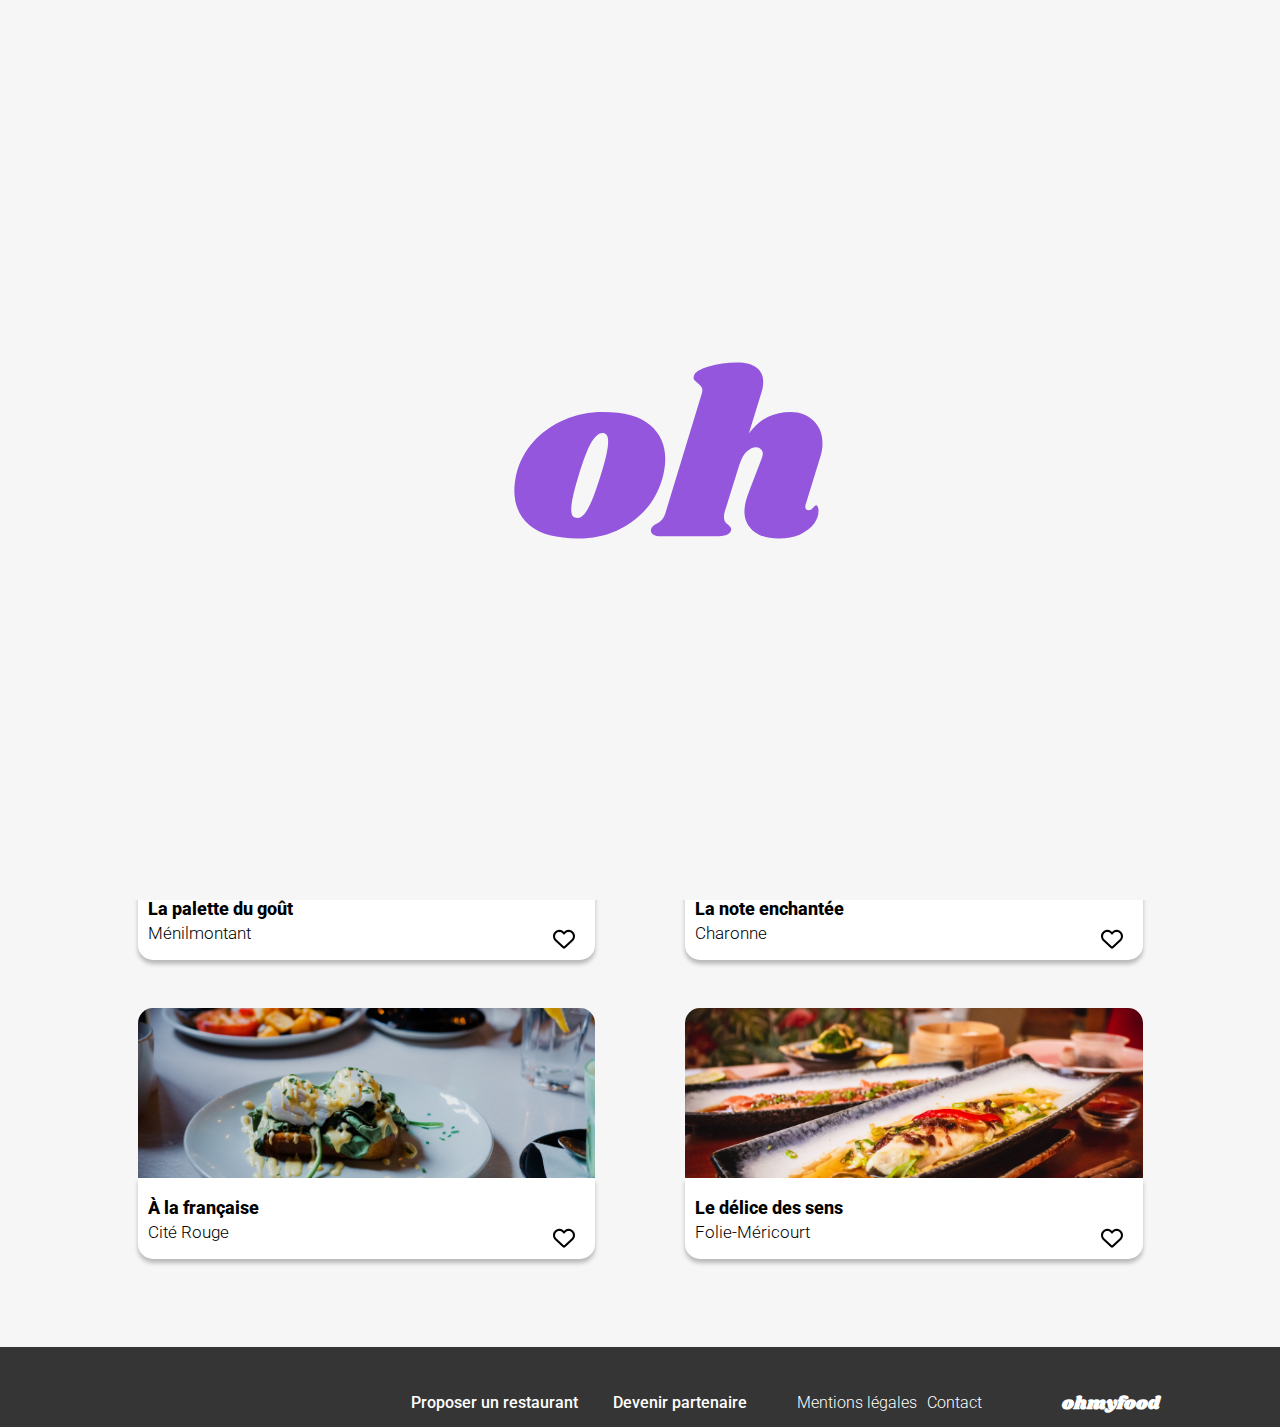
<file: index.html>
<!DOCTYPE html>
<html lang="fr">

<head>
    <meta charset="UTF-8">
    <meta name="viewport" content="width=device-width, initial-scale=1.0">
    <title>Ohmyfood</title>
    <link rel="preconnect" href="https://fonts.googleapis.com">
    <link rel="preconnect" href="https://fonts.gstatic.com" crossorigin>
    <link href="https://fonts.googleapis.com/css2?family=Roboto:wght@300;500;700&family=Shrikhand&display=swap" rel="stylesheet">
    <link rel="stylesheet" href="https://cdnjs.cloudflare.com/ajax/libs/font-awesome/6.2.1/css/all.min.css"
        integrity="sha512-MV7K8+y+gLIBoVD59lQIYicR65iaqukzvf/nwasF0nqhPay5w/9lJmVM2hMDcnK1OnMGCdVK+iQrJ7lzPJQd1w=="
        crossorigin="anonymous" referrerpolicy="no-referrer">
    <link rel="stylesheet" href="assets/css/style.css">
    <link rel="icon" href="assets/images/logo/Favicon.svg">
</head>

<body> 
    <div class="loader">
        <svg viewBox="0 0 196 34" fill="none" xmlns="http://www.w3.org/2000/svg">
            <path class="o" d="M13.932 7.956C17.196 7.956 19.596 8.61599 21.132 9.936C22.692 11.256 23.472 12.984 23.472 15.12C23.472 15.84 23.376 16.644 23.184 17.532C22.728 19.5 21.876 21.228 20.628 22.716C19.38 24.18 17.844 25.32 16.02 26.136C14.22 26.928 12.264 27.324 10.152 27.324C6.81599 27.324 4.34399 26.664 2.73599 25.344C1.15199 24 0.359985 22.224 0.359985 20.016C0.359985 19.272 0.455985 18.444 0.647985 17.532C1.10399 15.66 1.96799 14.004 3.23999 12.564C4.53599 11.1 6.10799 9.972 7.95599 9.18C9.82799 8.364 11.82 7.956 13.932 7.956ZM13.824 11.16C13.32 11.16 12.78 11.616 12.204 12.528C11.652 13.416 10.992 15.108 10.224 17.604C9.45599 20.1 9.07199 21.852 9.07199 22.86C9.07199 23.388 9.15599 23.748 9.32399 23.94C9.49199 24.108 9.71999 24.192 10.008 24.192C10.512 24.24 11.028 23.808 11.556 22.896C12.108 21.984 12.792 20.208 13.608 17.568C14.352 15.24 14.724 13.548 14.724 12.492C14.724 11.988 14.64 11.64 14.472 11.448C14.328 11.256 14.112 11.16 13.824 11.16Z" fill="#9356DC"/>
            <path class="h" d="M44.9899 22.032C44.9419 22.128 44.9179 22.272 44.9179 22.464C44.9179 22.632 44.9539 22.764 45.0259 22.86C45.1219 22.956 45.2419 23.004 45.3859 23.004C45.6739 23.004 45.9139 22.884 46.1059 22.644C46.3219 22.38 46.4659 22.248 46.5379 22.248C46.6579 22.248 46.7539 22.332 46.8259 22.5C46.8979 22.644 46.9339 22.824 46.9339 23.04C46.9579 23.736 46.7299 24.42 46.2499 25.092C45.7699 25.74 45.0619 26.28 44.1259 26.712C43.2139 27.12 42.1099 27.324 40.8139 27.324C39.2299 27.324 37.9699 26.964 37.0339 26.244C36.0979 25.5 35.6179 24.516 35.5939 23.292C35.5939 22.404 35.8099 21.408 36.2419 20.304L38.2219 15.12C38.3419 14.808 38.4019 14.556 38.4019 14.364C38.4019 14.052 38.2939 13.812 38.0779 13.644C37.8859 13.452 37.6459 13.356 37.3579 13.356C36.9019 13.356 36.4339 13.572 35.9539 14.004C35.4979 14.412 35.1259 15.084 34.8379 16.02V15.948L32.5699 23.256C32.4979 23.544 32.4619 23.796 32.4619 24.012C32.4619 24.324 32.5219 24.576 32.6419 24.768C32.7619 24.936 32.9299 25.104 33.1459 25.272C33.3139 25.44 33.4339 25.584 33.5059 25.704C33.5779 25.8 33.5899 25.932 33.5419 26.1C33.4219 26.412 33.1819 26.64 32.8219 26.784C32.4619 26.928 31.9099 27 31.1659 27H22.9579C22.3339 27 21.8779 26.904 21.5899 26.712C21.3019 26.496 21.2059 26.22 21.3019 25.884C21.3979 25.596 21.6499 25.344 22.0579 25.128C22.4179 24.936 22.7179 24.708 22.9579 24.444C23.1979 24.18 23.4019 23.76 23.5699 23.184L29.0419 5.22C29.1139 5.004 29.1499 4.824 29.1499 4.68C29.1499 4.416 29.0779 4.2 28.9339 4.032C28.8139 3.864 28.6459 3.696 28.4299 3.528C28.1899 3.336 28.0099 3.168 27.8899 3.024C27.7939 2.88 27.7819 2.688 27.8539 2.448C27.9979 1.896 28.7539 1.416 30.1219 1.00799C31.4899 0.599996 32.9179 0.395996 34.4059 0.395996C35.7979 0.395996 36.8179 0.659996 37.4659 1.188C38.1379 1.716 38.4739 2.436 38.4739 3.348C38.4739 3.876 38.3899 4.392 38.2219 4.896L36.2779 11.232C37.2139 10.008 38.1979 9.156 39.2299 8.676C40.2859 8.196 41.4259 7.956 42.6499 7.956C44.1139 7.956 45.2899 8.4 46.1779 9.288C47.0899 10.176 47.5459 11.328 47.5459 12.744C47.5459 13.488 47.4259 14.22 47.1859 14.94L44.9899 22.032Z" fill="#9356DC"/>
            </svg>
        </div>
    <header class="header">
        <h1>
            Ohmyfood
        </h1>
        <div class="header__subtitleAndIcon">
            <i class="fa-solid fa-location-dot"></i>
            <p> Paris, Belleville</p>
        </div>
    </header>
    <main>
        <section class="booking">
            <h2 class="booking__title"> Réservez le menu qui vous convient</h2>
            <p class="booking__text"> Découvrez des restaurants d'exception, sélectionnés par nos soins.</p>
            <div class="booking__link">
                <a class="booking__link--button" href="#anchorRestaurant"> Explorer nos restaurants</a>
            </div>
        </section>
        <section class="operation">
            <div class="operationResponsive">
                <div class="operationTitle">
                    <h2>Fonctionnement</h2>
                </div>
                <div class="operationSection">
                    <div class="operationSection__area">
                        <p>1</p>
                        <div class="operationSection__area--content">
                            <i class="fa-solid fa-mobile-screen-button"></i>
                            <p> Choisissez un restaurant</p>
                        </div>
                    </div>
                    <div class="operationSection__area">
                        <p>2</p>
                        <div class="operationSection__area--content">
                            <i class="fa-solid fa-list-ul"></i>
                            <p> Composez votre menu</p>
                        </div>
                    </div>
                    <div class="operationSection__area">
                        <p>3</p>
                        <div class="operationSection__area--content">
                            <i class="fa-solid fa-store"></i>
                            <p> Dégustez au restaurant</p>
                        </div>
                    </div>
                </div>
            </div>
        </section>
        <section class="restaurant">
            <h2 id="anchorRestaurant"> Restaurants</h2>
            <div class="restaurant__card">
                <div class="restaurant__cardNew">
                    <div class="restaurant__CardLink">
                        <a href="assets/pages/palette-du-gout.html" class="restaurant__CardLinkArticle">
                            <div class="restaurant__CardLinkArticle--img">
                                <img src="assets/images/restaurants/palette.jpg" alt="Photo du restaurant La palette du goût">
                                <p>Nouveau</p>
                            </div>
                            <div class="restaurant__CardLinkArticle--bottom">
                                <div class="restaurant__CardLinkArticle--bottom-text">
                                    <h3> La palette du goût</h3>
                                    <p> Ménilmontant</p>
                                </div>
                            </div>
                        </a>
                        <label>
                            <input class="restaurant__CardLinkArticle--bottom-checkbox" type="checkbox" checked="checked">
                            <span class="restaurant__CardLinkArticle--bottom-heart"></span>
                        </label>
                    </div>
                    <div class="restaurant__CardLink">
                        <a href="assets/pages/note-echantee.html" class="restaurant__CardLinkArticle">
                            <div class="restaurant__CardLinkArticle--img">
                                <img src="assets/images/restaurants/note.jpg" alt="Photo du restaurant La note enchantée">
                                <p>Nouveau</p>
                            </div>
                            <div class="restaurant__CardLinkArticle--bottom">
                                <div class="restaurant__CardLinkArticle--bottom-text">
                                    <h3> La note enchantée</h3>
                                    <p> Charonne</p>
                                </div>
                            </div>
                        </a>
                        <label>
                            <input class="restaurant__CardLinkArticle--bottom-checkbox" type="checkbox" checked="checked">
                            <span class="restaurant__CardLinkArticle--bottom-heart"></span>
                        </label>
                    </div>
                </div>
                <div class="restaurant__cardOld">
                    <div class="restaurant__CardLink">
                        <a href="assets/pages/a-la-francaise.html" class="restaurant__CardLinkArticle">
                            <div class="restaurant__CardLinkArticle--img">
                                <img src="assets/images/restaurants/francaise.jpg" alt="Photo du restaurant À la française">
                            </div>
                            <div class="restaurant__CardLinkArticle--bottom">
                                <div class="restaurant__CardLinkArticle--bottom-text">
                                    <h3> À la française</h3>
                                    <p> Cité Rouge</p>
                                </div>
                            </div>
                        </a>
                        <label>
                            <input class="restaurant__CardLinkArticle--bottom-checkbox" type="checkbox" checked="checked">
                            <span class="restaurant__CardLinkArticle--bottom-heart"></span>
                        </label>
                    </div>
                    <div class="restaurant__CardLink">
                        <a href="assets/pages/delice-des-sens.html" class="restaurant__CardLinkArticle">
                            <div class="restaurant__CardLinkArticle--img">
                                <img src="assets/images/restaurants/delice.jpg" alt="Photo du restaurant Le délice des sens">
                            </div>
                            <div class="restaurant__CardLinkArticle--bottom">
                                <div class="restaurant__CardLinkArticle--bottom-text">
                                    <h3> Le délice des sens</h3>
                                    <p> Folie-Méricourt</p>
                                </div>
                            </div>
                        </a>
                        <label>
                            <input class="restaurant__CardLinkArticle--bottom-checkbox" type="checkbox" checked="checked">
                            <span class="restaurant__CardLinkArticle--bottom-heart"></span>
                        </label>
                    </div>
                </div>
            </div>
        </section>
        <footer class="footer">
            <h1> ohmyfood</h1>
            <div class="footer__icon">
                <i class="fa-solid fa-utensils"></i>
                <a href="#"> Proposer un restaurant</a>
            </div>
            <div class="footer__icon">
                <i class="fa-solid fa-handshake-angle"></i>
                <a href="#"> Devenir partenaire</a>
            </div>
            <a href="#">Mentions légales</a>
            <a href="mailto:contact@ohmyfood.com">Contact</a>
        </footer>
    </main>
</body>
</file>
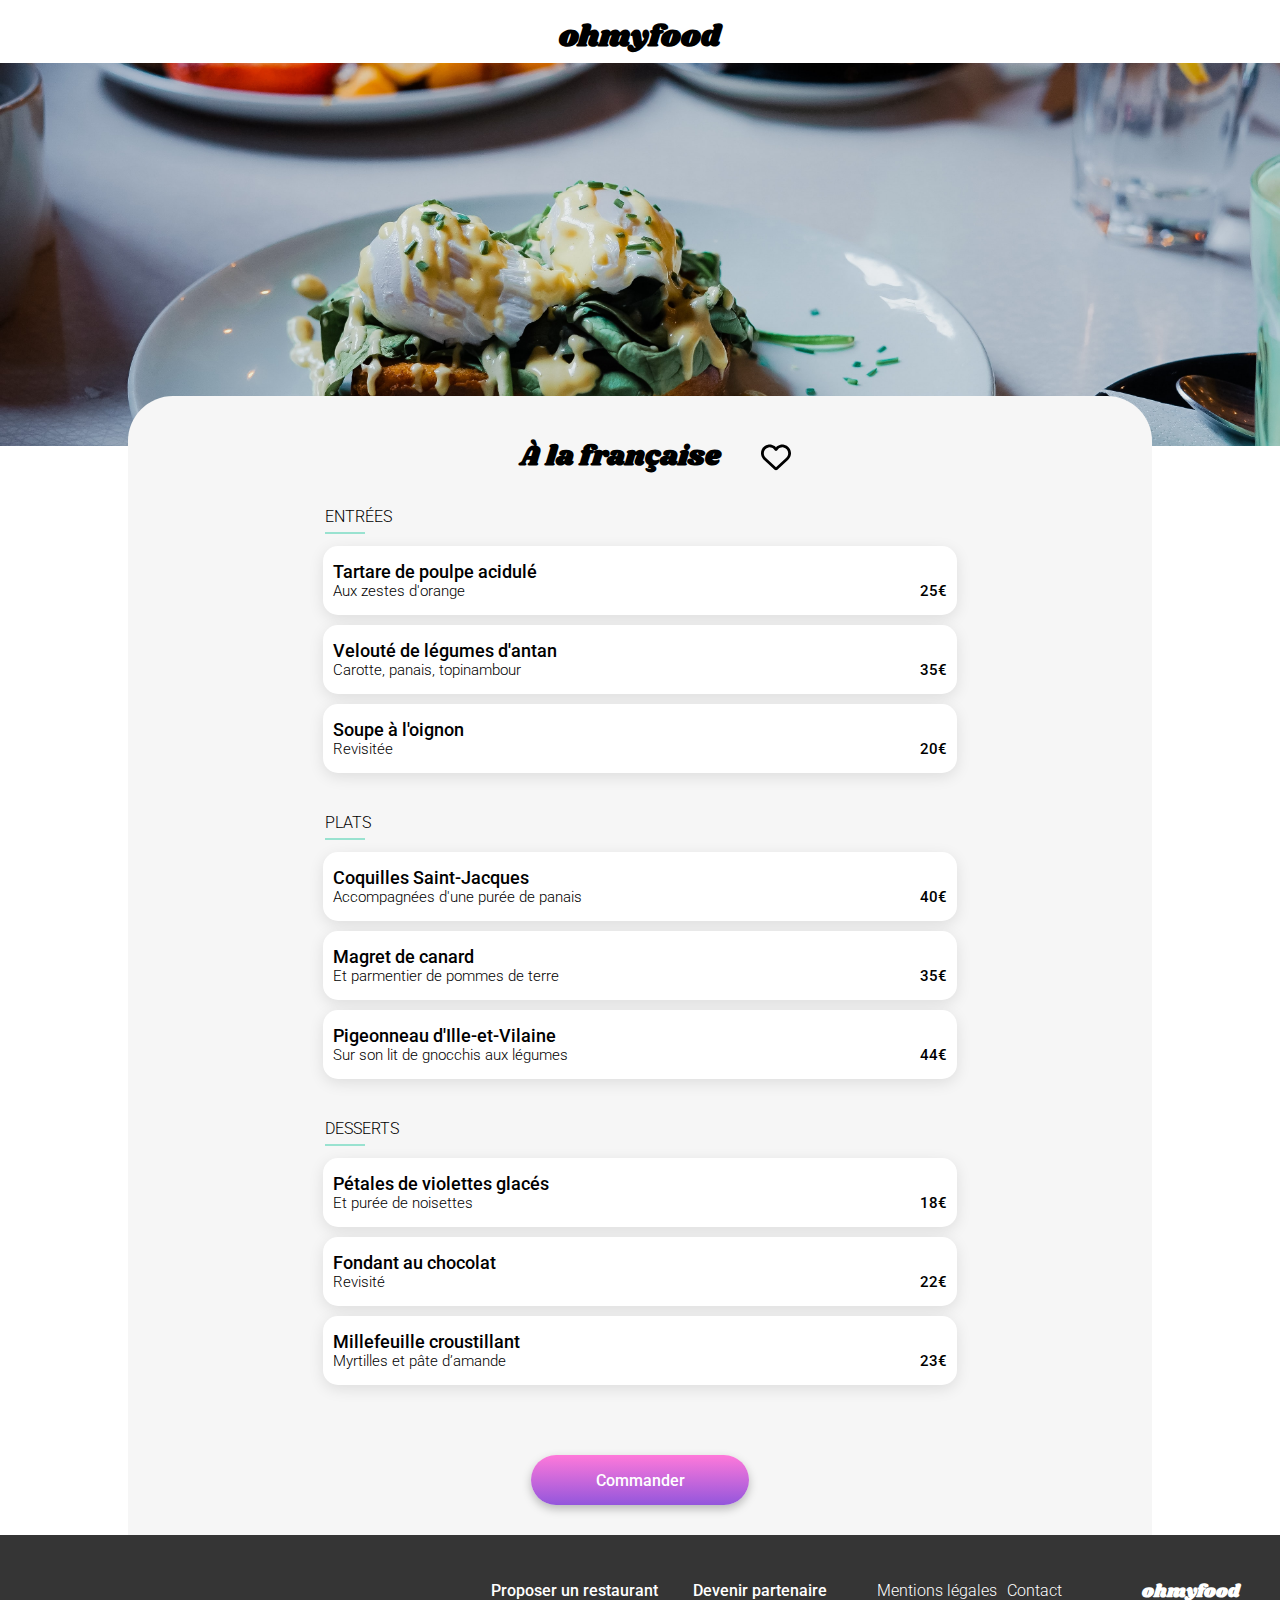
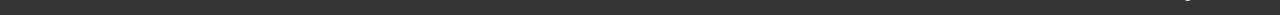
<file: assets/pages/a-la-francaise.html>
<!DOCTYPE html>
<html lang="fr">

<head>
    <meta charset="UTF-8">
    <meta name="viewport" content="width=device-width, initial-scale=1.0">
    <title>Ohmyfood - À la française</title>
    <link rel="preconnect" href="https://fonts.googleapis.com">
    <link rel="preconnect" href="https://fonts.gstatic.com" crossorigin>
    <link href="https://fonts.googleapis.com/css2?family=Roboto:wght@300;500;700&family=Shrikhand&display=swap" rel="stylesheet">
    <link rel="stylesheet" href="https://cdnjs.cloudflare.com/ajax/libs/font-awesome/6.2.1/css/all.min.css"
        integrity="sha512-MV7K8+y+gLIBoVD59lQIYicR65iaqukzvf/nwasF0nqhPay5w/9lJmVM2hMDcnK1OnMGCdVK+iQrJ7lzPJQd1w=="
        crossorigin="anonymous" referrerpolicy="no-referrer">
        <link rel="stylesheet" href="../../assets/css/style-page.css">
        <link rel="icon" href="../../assets/images/logo/Favicon.svg">
</head>

<body> 
    <header class="header">
        <h1 class="header__h1">
            ohmyfood
        </h1>
        <a href="../../index.html" class="header__home">
            <i class="fa-solid fa-arrow-left"></i>
        </a> 
    </header>
    <main>
        <section>
            <div class="mainHeader">
                <img src="../../assets/images/restaurants/francaise.jpg" alt="Photo illustrant le restaurant À la française">
            </div>
            <div class="card">
                <div class="card__mainTitle">
                    <h2> À la française</h2>
                    <label>
                        <input class="card__mainTitle--bottom-checkbox" type="checkbox" checked="checked">
                        <span class="card__mainTitle--bottom-heart"></span>
                    </label>
                </div>
                <div class="card__menuTitle">
                    <h3>Entrées</h3>
                </div>
                <label class="card__menu">
                    <input class="card__menu--checkbox" type="checkbox">
                    <span class="card__menu--text">
                        <span class="card__menu--text-main"> Tartare de poulpe acidulé</span>
                        <span class="card__menu--text-composition"> Aux zestes d'orange</span>
                    </span>
                    <span class="card__menu--textAnimation">
                        <span>25€</span>
                    </span>
                </label>
                <label class="card__menu">
                    <input class="card__menu--checkbox" type="checkbox">
                    <span class="card__menu--text">
                        <span class="card__menu--text-main"> Velouté de légumes d'antan</span>
                        <span class="card__menu--text-composition"> Carotte, panais, topinambour</span>
                    </span>
                    <span class="card__menu--textAnimation">
                        <span>35€</span>
                    </span>
                </label>
                <label class="card__menu" id="card__menuFirst">
                    <input class="card__menu--checkbox" type="checkbox">
                    <span class="card__menu--text">
                        <span class="card__menu--text-main"> Soupe à l'oignon</span>
                        <span class="card__menu--text-composition"> Revisitée</span>
                    </span>
                    <span class="card__menu--textAnimation">
                        <span>20€</span>
                    </span>
                </label>
                <div class="card__menuTitle">
                    <h3>Plats</h3>
                </div>
                <label class="card__menu">
                    <input class="card__menu--checkbox" type="checkbox">
                    <span class="card__menu--text">
                        <span class="card__menu--text-main"> Coquilles Saint-Jacques</span>
                        <span class="card__menu--text-composition"> Accompagnées d'une purée de panais</span>
                    </span>
                    <span class="card__menu--textAnimation">
                        <span>40€</span>
                    </span>
                </label>
                <label class="card__menu">
                    <input class="card__menu--checkbox" type="checkbox">
                    <span class="card__menu--text">
                        <span class="card__menu--text-main"> Magret de canard</span>
                        <span class="card__menu--text-composition">Et parmentier de pommes de terre</span>
                    </span>
                    <span class="card__menu--textAnimation">
                        <span>35€</span>
                    </span>
                </label>
                <label class="card__menu" id="card__menuSecond">
                    <input class="card__menu--checkbox" type="checkbox">
                    <span class="card__menu--text">
                        <span class="card__menu--text-main"> Pigeonneau d'Ille-et-Vilaine</span>
                        <span class="card__menu--text-composition"> Sur son lit de gnocchis aux légumes</span>
                    </span>
                    <span class="card__menu--textAnimation">
                        <span>44€</span>
                    </span>
                </label>
                <div class="card__menuTitle">
                    <h3>Desserts</h3>
                </div>
                <label class="card__menu">
                    <input class="card__menu--checkbox" type="checkbox">
                    <span class="card__menu--text">
                        <span class="card__menu--text-main"> Pétales de violettes glacés</span>
                        <span class="card__menu--text-composition"> Et purée de noisettes</span>
                    </span>
                    <span class="card__menu--textAnimation">
                        <span>18€</span>
                    </span>
                </label>
                <label class="card__menu">
                    <input class="card__menu--checkbox" type="checkbox">
                    <span class="card__menu--text">
                        <span class="card__menu--text-main"> Fondant au chocolat</span>
                        <span class="card__menu--text-composition"> Revisité</span>
                    </span>
                    <span class="card__menu--textAnimation">
                        <span>22€</span>
                    </span>
                </label>
                <label class="card__menu" id="card__menuLast">
                    <input class="card__menu--checkbox" type="checkbox">
                    <span class="card__menu--text">
                        <span class="card__menu--text-main"> Millefeuille croustillant</span>
                        <span class="card__menu--text-composition"> Myrtilles et pâte d’amande</span>
                    </span>
                    <span class="card__menu--textAnimation">
                        <span>23€</span>
                    </span>
                </label>
                <div class="card__button">
                    <a href="#"> Commander</a>
                </div>
            </div>
        </section>
        <footer class="footer">
            <h1> ohmyfood</h1>
            <div class="footer__icon">
                <i class="fa-solid fa-utensils"></i>
                <a href="#"> Proposer un restaurant</a>
            </div>
            <div class="footer__icon">
                <i class="fa-solid fa-handshake-angle"></i>
                <a href="#"> Devenir partenaire</a>
            </div>
            <a href="#">Mentions légales</a>
            <a href="mailto:contact@ohmyfood.com">Contact</a>
        </footer>
    </main>
</body>
</file>
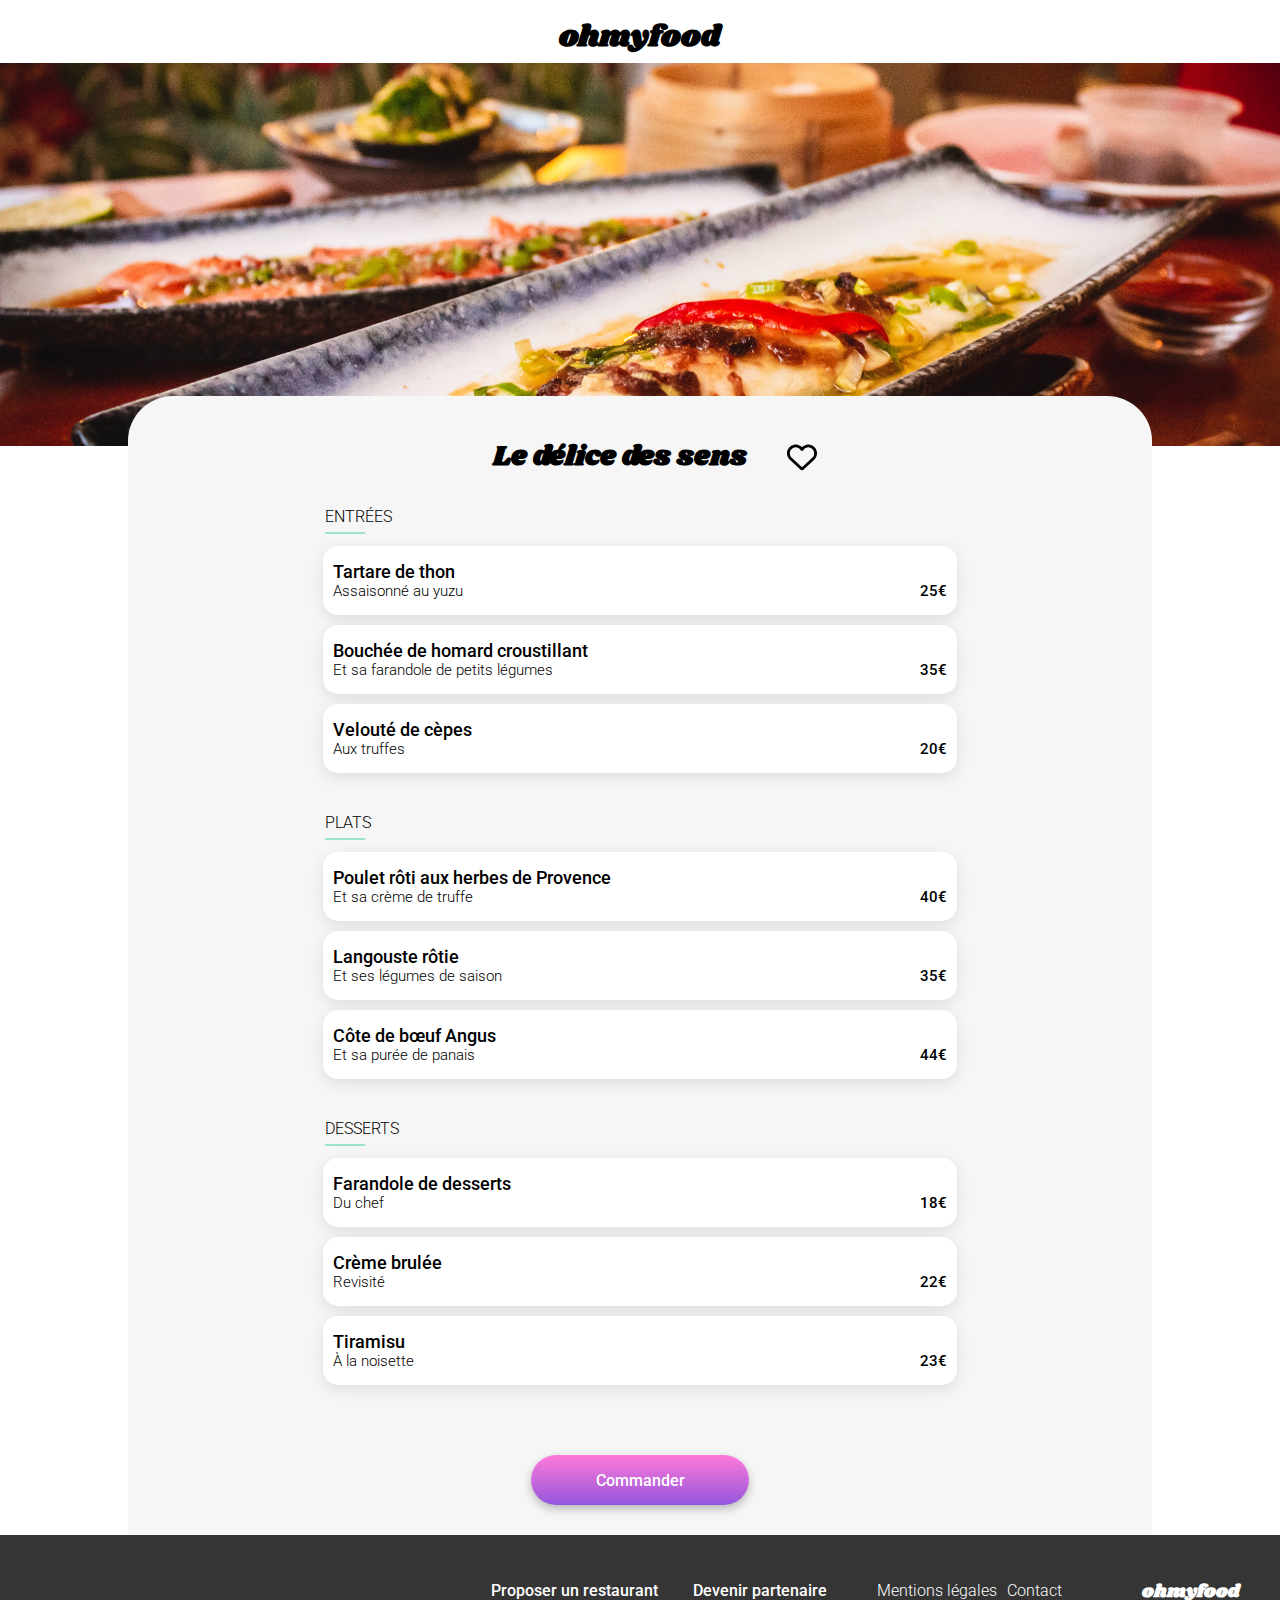
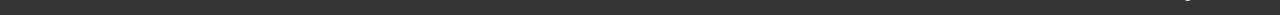
<file: assets/pages/delice-des-sens.html>
<!DOCTYPE html>
<html lang="fr">

<head>
    <meta charset="UTF-8">
    <meta name="viewport" content="width=device-width, initial-scale=1.0">
    <title>Ohmyfood - Le délice des sens</title>
    <link rel="preconnect" href="https://fonts.googleapis.com">
    <link rel="preconnect" href="https://fonts.gstatic.com" crossorigin>
    <link href="https://fonts.googleapis.com/css2?family=Roboto:wght@300;500;700&family=Shrikhand&display=swap" rel="stylesheet">
    <link rel="stylesheet" href="https://cdnjs.cloudflare.com/ajax/libs/font-awesome/6.2.1/css/all.min.css"
        integrity="sha512-MV7K8+y+gLIBoVD59lQIYicR65iaqukzvf/nwasF0nqhPay5w/9lJmVM2hMDcnK1OnMGCdVK+iQrJ7lzPJQd1w=="
        crossorigin="anonymous" referrerpolicy="no-referrer">
        <link rel="stylesheet" href="../../assets/css/style-page.css">
        <link rel="icon" href="../../assets/images/logo/Favicon.svg">
</head>

<body> 
    <header class="header">
        <h1 class="header__h1">
            ohmyfood
        </h1>
        <a href="../../index.html" class="header__home">
            <i class="fa-solid fa-arrow-left"></i>
        </a> 
    </header>
    <main>
        <section>
            <div class="mainHeader">
                <img src="../../assets/images/restaurants/delice.jpg" alt="Photo illustrant le restaurant Le délice des sens">
            </div>
            <div class="card">
                <div class="card__mainTitle">
                    <h2> Le délice des sens</h2>
                    <label>
                        <input class="card__mainTitle--bottom-checkbox" type="checkbox" checked="checked">
                        <span class="card__mainTitle--bottom-heart"></span>
                    </label>
                </div>
                <div class="card__menuTitle">
                    <h3>Entrées</h3>
                </div>
                <label class="card__menu">
                    <input class="card__menu--checkbox" type="checkbox">
                    <span class="card__menu--text">
                        <span class="card__menu--text-main"> Tartare de thon</span>
                        <span class="card__menu--text-composition"> Assaisonné au yuzu</span>
                    </span>
                    <span class="card__menu--textAnimation">
                        <span>25€</span>
                    </span>
                </label>
                <label class="card__menu">
                    <input class="card__menu--checkbox" type="checkbox">
                    <span class="card__menu--text">
                        <span class="card__menu--text-main"> Bouchée de homard croustillant</span>
                        <span class="card__menu--text-composition"> Et sa farandole de petits légumes</span>
                    </span>
                    <span class="card__menu--textAnimation">
                        <span>35€</span>
                    </span>
                </label>
                <label class="card__menu" id="card__menuFirst">
                    <input class="card__menu--checkbox" type="checkbox">
                    <span class="card__menu--text">
                        <span class="card__menu--text-main"> Velouté de cèpes</span>
                        <span class="card__menu--text-composition"> Aux truffes</span>
                    </span>
                    <span class="card__menu--textAnimation">
                        <span>20€</span>
                    </span>
                </label>
                <div class="card__menuTitle">
                    <h3>Plats</h3>
                </div>
                <label class="card__menu">
                    <input class="card__menu--checkbox" type="checkbox">
                    <span class="card__menu--text">
                        <span class="card__menu--text-main"> Poulet rôti aux herbes de Provence</span>
                        <span class="card__menu--text-composition"> Et sa crème de truffe</span>
                    </span>
                    <span class="card__menu--textAnimation">
                        <span>40€</span>
                    </span>
                </label>
                <label class="card__menu">
                    <input class="card__menu--checkbox" type="checkbox">
                    <span class="card__menu--text">
                        <span class="card__menu--text-main"> Langouste rôtie</span>
                        <span class="card__menu--text-composition">Et ses légumes de saison</span>
                    </span>
                    <span class="card__menu--textAnimation">
                        <span>35€</span>
                    </span>
                </label>
                <label class="card__menu" id="card__menuSecond">
                    <input class="card__menu--checkbox" type="checkbox">
                    <span class="card__menu--text">
                        <span class="card__menu--text-main"> Côte de bœuf Angus</span>
                        <span class="card__menu--text-composition"> Et sa purée de panais</span>
                    </span>
                    <span class="card__menu--textAnimation">
                        <span>44€</span>
                    </span>
                </label>
                <div class="card__menuTitle">
                    <h3>Desserts</h3>
                </div>
                <label class="card__menu">
                    <input class="card__menu--checkbox" type="checkbox">
                    <span class="card__menu--text">
                        <span class="card__menu--text-main"> Farandole de desserts</span>
                        <span class="card__menu--text-composition"> Du chef</span>
                    </span>
                    <span class="card__menu--textAnimation">
                        <span>18€</span>
                    </span>
                </label>
                <label class="card__menu">
                    <input class="card__menu--checkbox" type="checkbox">
                    <span class="card__menu--text">
                        <span class="card__menu--text-main"> Crème brulée </span>
                        <span class="card__menu--text-composition"> Revisité</span>
                    </span>
                    <span class="card__menu--textAnimation">
                        <span>22€</span>
                    </span>
                </label>
                <label class="card__menu" id="card__menuLast">
                    <input class="card__menu--checkbox" type="checkbox">
                    <span class="card__menu--text">
                        <span class="card__menu--text-main"> Tiramisu</span>
                        <span class="card__menu--text-composition"> À la noisette</span>
                    </span>
                    <span class="card__menu--textAnimation">
                        <span>23€</span>
                    </span>
                </label>
                <div class="card__button">
                    <a href="#"> Commander</a>
                </div>
            </div>
        </section>
        <footer class="footer">
            <h1> ohmyfood</h1>
            <div class="footer__icon">
                <i class="fa-solid fa-utensils"></i>
                <a href="#"> Proposer un restaurant</a>
            </div>
            <div class="footer__icon">
                <i class="fa-solid fa-handshake-angle"></i>
                <a href="#"> Devenir partenaire</a>
            </div>
            <a href="#">Mentions légales</a>
            <a href="mailto:contact@ohmyfood.com">Contact</a>
        </footer>
    </main>
</body>
</file>
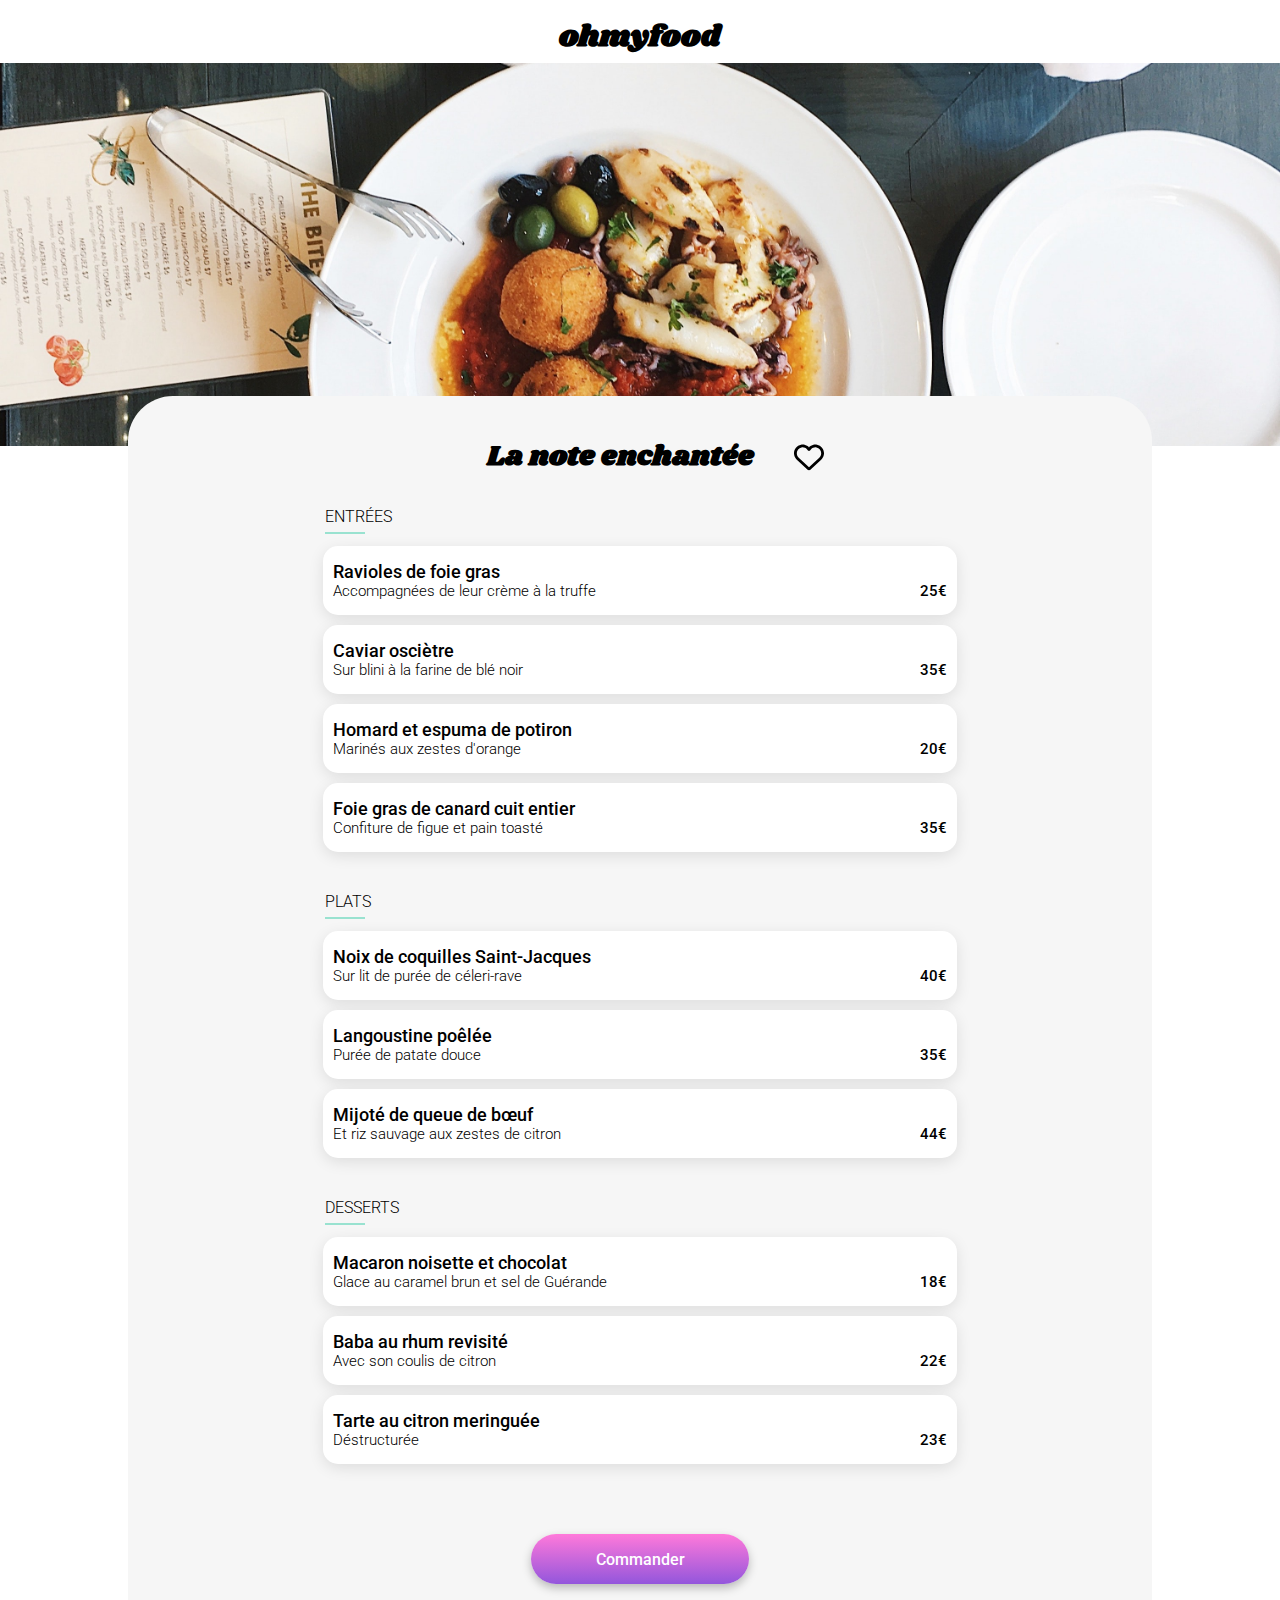
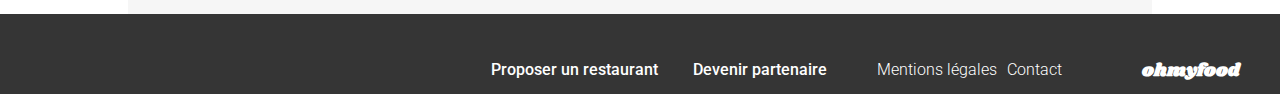
<file: assets/pages/note-echantee.html>
<!DOCTYPE html>
<html lang="fr">

<head>
    <meta charset="UTF-8">
    <meta name="viewport" content="width=device-width, initial-scale=1.0">
    <title>Ohmyfood - La note enchantée</title>
    <link rel="preconnect" href="https://fonts.googleapis.com">
    <link rel="preconnect" href="https://fonts.gstatic.com" crossorigin>
    <link href="https://fonts.googleapis.com/css2?family=Roboto:wght@300;500;700&family=Shrikhand&display=swap" rel="stylesheet">
    <link rel="stylesheet" href="https://cdnjs.cloudflare.com/ajax/libs/font-awesome/6.2.1/css/all.min.css"
        integrity="sha512-MV7K8+y+gLIBoVD59lQIYicR65iaqukzvf/nwasF0nqhPay5w/9lJmVM2hMDcnK1OnMGCdVK+iQrJ7lzPJQd1w=="
        crossorigin="anonymous" referrerpolicy="no-referrer">
        <link rel="stylesheet" href="../../assets/css/style-page.css">
        <link rel="icon" href="../../assets/images/logo/Favicon.svg">
</head>

<body> 
    <header class="header">
        <h1 class="header__h1">
            ohmyfood
        </h1>
        <a href="../../index.html" class="header__home">
            <i class="fa-solid fa-arrow-left"></i>
        </a> 
    </header>
    <main>
        <section>
            <div class="mainHeader">
                <img src="../../assets/images/restaurants/note.jpg" alt="Photo illustrant le restaurant La note enchantée">
            </div>
            <div class="card">
                <div class="card__mainTitle">
                    <h2> La note enchantée</h2>
                    <label>
                        <input class="card__mainTitle--bottom-checkbox" type="checkbox" checked="checked">
                        <span class="card__mainTitle--bottom-heart"></span>
                    </label>
                </div>
                <div class="card__menuTitle">
                    <h3>Entrées</h3>
                </div>
                <label class="card__menu">
                    <input class="card__menu--checkbox" type="checkbox">
                    <span class="card__menu--text">
                        <span class="card__menu--text-main"> Ravioles de foie gras </span>
                        <span class="card__menu--text-composition"> Accompagnées de leur crème à la truffe</span>
                    </span>
                    <span class="card__menu--textAnimation">
                        <span>25€</span>
                    </span>
                </label>
                <label class="card__menu">
                    <input class="card__menu--checkbox" type="checkbox">
                    <span class="card__menu--text">
                        <span class="card__menu--text-main"> Caviar osciètre </span>
                        <span class="card__menu--text-composition"> Sur blini à la farine de blé noir</span>
                    </span>
                    <span class="card__menu--textAnimation">
                        <span>35€</span>
                    </span>
                </label>
                <label class="card__menu">
                    <input class="card__menu--checkbox" type="checkbox">
                    <span class="card__menu--text">
                        <span class="card__menu--text-main"> Homard et espuma de potiron</span>
                        <span class="card__menu--text-composition"> Marinés aux zestes d'orange</span>
                    </span>
                    <span class="card__menu--textAnimation">
                        <span>20€</span>
                    </span>
                </label>
                <label class="card__menu" id="card__menuFirst">
                    <input class="card__menu--checkbox" type="checkbox">
                    <span class="card__menu--text">
                        <span class="card__menu--text-main"> Foie gras de canard cuit entier</span>
                        <span class="card__menu--text-composition"> Confiture de figue et pain toasté</span>
                    </span>
                    <span class="card__menu--textAnimation">
                        <span>35€</span>
                    </span>
                </label>
                <div class="card__menuTitle">
                    <h3>Plats</h3>
                </div>
                <label class="card__menu">
                    <input class="card__menu--checkbox" type="checkbox">
                    <span class="card__menu--text">
                        <span class="card__menu--text-main"> Noix de coquilles Saint-Jacques</span>
                        <span class="card__menu--text-composition"> Sur lit de purée de céleri-rave</span>
                    </span>
                    <span class="card__menu--textAnimation">
                        <span>40€</span>
                    </span>
                </label>
                <label class="card__menu">
                    <input class="card__menu--checkbox" type="checkbox">
                    <span class="card__menu--text">
                        <span class="card__menu--text-main"> Langoustine poêlée</span>
                        <span class="card__menu--text-composition"> Purée de patate douce</span>
                    </span>
                    <span class="card__menu--textAnimation">
                        <span>35€</span>
                    </span>
                </label>
                <label class="card__menu" id="card__menuSecond">
                    <input class="card__menu--checkbox" type="checkbox">
                    <span class="card__menu--text">
                        <span class="card__menu--text-main"> Mijoté de queue de bœuf </span>
                        <span class="card__menu--text-composition"> Et riz sauvage aux zestes de citron</span>
                    </span>
                    <span class="card__menu--textAnimation">
                        <span>44€</span>
                    </span>
                </label>
                <div class="card__menuTitle">
                    <h3>Desserts</h3>
                </div>
                <label class="card__menu">
                    <input class="card__menu--checkbox" type="checkbox">
                    <span class="card__menu--text">
                        <span class="card__menu--text-main"> Macaron noisette et chocolat</span>
                        <span class="card__menu--text-composition"> Glace au caramel brun et sel de Guérande</span>
                    </span>
                    <span class="card__menu--textAnimation">
                        <span>18€</span>
                    </span>
                </label>
                <label class="card__menu">
                    <input class="card__menu--checkbox" type="checkbox">
                    <span class="card__menu--text">
                        <span class="card__menu--text-main"> Baba au rhum revisité</span>
                        <span class="card__menu--text-composition"> Avec son coulis de citron</span>
                    </span>
                    <span class="card__menu--textAnimation">
                        <span>22€</span>
                    </span>
                </label>
                <label class="card__menu" id="card__menuLast">
                    <input class="card__menu--checkbox" type="checkbox">
                    <span class="card__menu--text">
                        <span class="card__menu--text-main"> Tarte au citron meringuée</span>
                        <span class="card__menu--text-composition"> Déstructurée</span>
                    </span>
                    <span class="card__menu--textAnimation">
                        <span>23€</span>
                    </span>
                </label>
                <div class="card__button">
                    <a href="#"> Commander</a>
                </div>
            </div>
        </section>
        <footer class="footer">
            <h1> ohmyfood</h1>
            <div class="footer__icon">
                <i class="fa-solid fa-utensils"></i>
                <a href="#"> Proposer un restaurant</a>
            </div>
            <div class="footer__icon">
                <i class="fa-solid fa-handshake-angle"></i>
                <a href="#"> Devenir partenaire</a>
            </div>
            <a href="#">Mentions légales</a>
            <a href="mailto:contact@ohmyfood.com">Contact</a>
        </footer>
    </main>
</body>
</file>
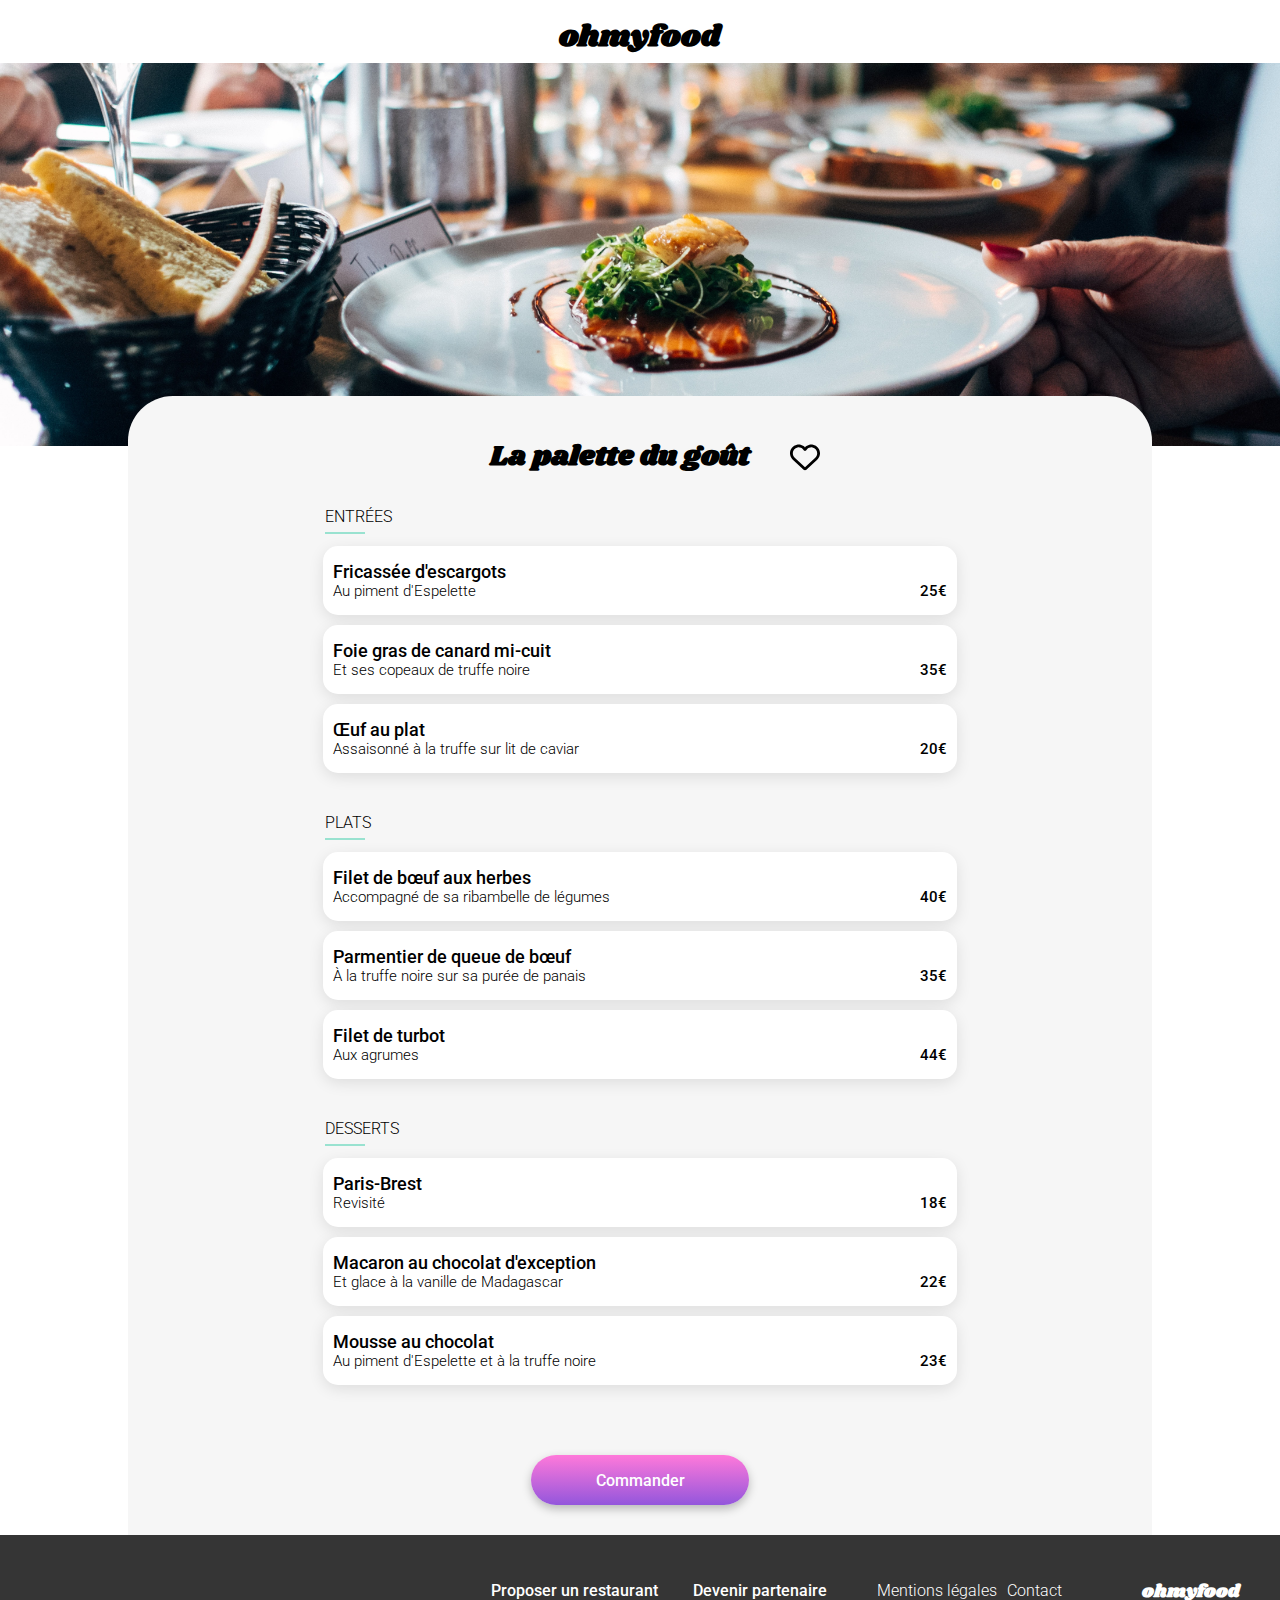
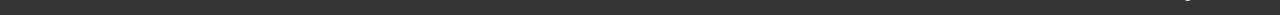
<file: assets/pages/palette-du-gout.html>
<!DOCTYPE html>
<html lang="fr">

<head>
    <meta charset="UTF-8">
    <meta name="viewport" content="width=device-width, initial-scale=1.0">
    <title>Ohmyfood - La palette du goût</title>
    <link rel="preconnect" href="https://fonts.googleapis.com">
    <link rel="preconnect" href="https://fonts.gstatic.com" crossorigin>
    <link href="https://fonts.googleapis.com/css2?family=Roboto:wght@300;500;700&family=Shrikhand&display=swap" rel="stylesheet">
    <link rel="stylesheet" href="https://cdnjs.cloudflare.com/ajax/libs/font-awesome/6.2.1/css/all.min.css"
        integrity="sha512-MV7K8+y+gLIBoVD59lQIYicR65iaqukzvf/nwasF0nqhPay5w/9lJmVM2hMDcnK1OnMGCdVK+iQrJ7lzPJQd1w=="
        crossorigin="anonymous" referrerpolicy="no-referrer">
    <link rel="stylesheet" href="../../assets/css/style-page.css">
    <link rel="icon" href="../../assets/images/logo/Favicon.svg">
</head>

<body> 
    <header class="header">
        <h1 class="header__h1">
            ohmyfood
        </h1>
        <a href="../../index.html" class="header__home">
            <i class="fa-solid fa-arrow-left"></i>
        </a> 
    </header>
    <main>
        <section>
            <div class="mainHeader">
                <img src="../../assets/images/restaurants/palette.jpg" alt="Photo illustrant le restaurant La palette du goût">
            </div>
            <div class="card">
                <div class="card__mainTitle">
                    <h2> La palette du goût</h2>
                    <label>
                        <input class="card__mainTitle--bottom-checkbox" type="checkbox" checked="checked">
                        <span class="card__mainTitle--bottom-heart"></span>
                    </label>
                </div>
                <div class="card__menuTitle">
                    <h3>Entrées</h3>
                </div>
                <label class="card__menu">
                    <input class="card__menu--checkbox" type="checkbox">
                    <span class="card__menu--text">
                        <span class="card__menu--text-main"> Fricassée d'escargots</span>
                        <span class="card__menu--text-composition"> Au piment d'Espelette </span>
                    </span>
                    <span class="card__menu--textAnimation">
                        <span>25€</span>
                    </span>
                </label>
                <label class="card__menu">
                    <input class="card__menu--checkbox" type="checkbox">
                    <span class="card__menu--text">
                        <span class="card__menu--text-main"> Foie gras de canard mi-cuit</span>
                        <span class="card__menu--text-composition"> Et ses copeaux de truffe noire</span>
                    </span>
                    <span class="card__menu--textAnimation">
                        <span>35€</span>
                    </span>
                </label>
                <label class="card__menu" id="card__menuFirst">
                    <input class="card__menu--checkbox" type="checkbox">
                    <span class="card__menu--text">
                        <span class="card__menu--text-main"> Œuf au plat</span>
                        <span class="card__menu--text-composition"> Assaisonné à la truffe sur lit de caviar</span>
                    </span>
                    <span class="card__menu--textAnimation">
                        <span>20€</span>
                    </span>
                </label>
                <div class="card__menuTitle">
                    <h3>Plats</h3>
                </div>
                <label class="card__menu">
                    <input class="card__menu--checkbox" type="checkbox">
                    <span class="card__menu--text">
                        <span class="card__menu--text-main"> Filet de bœuf aux herbes</span>
                        <span class="card__menu--text-composition"> Accompagné de sa ribambelle de légumes</span>
                    </span>
                    <span class="card__menu--textAnimation">
                        <span>40€</span>
                    </span>
                </label>
                <label class="card__menu">
                    <input class="card__menu--checkbox" type="checkbox">
                    <span class="card__menu--text">
                        <span class="card__menu--text-main"> Parmentier de queue de bœuf</span>
                        <span class="card__menu--text-composition"> À la truffe noire sur sa purée de panais</span>
                    </span>
                    <span class="card__menu--textAnimation">
                        <span>35€</span>
                    </span>
                </label>
                <label class="card__menu" id="card__menuSecond">
                    <input class="card__menu--checkbox" type="checkbox">
                    <span class="card__menu--text">
                        <span class="card__menu--text-main"> Filet de turbot</span>
                        <span class="card__menu--text-composition"> Aux agrumes</span>
                    </span>
                    <span class="card__menu--textAnimation">
                        <span>44€</span>
                    </span>
                </label>
                <div class="card__menuTitle">
                    <h3>Desserts</h3>
                </div>
                <label class="card__menu">
                    <input class="card__menu--checkbox" type="checkbox">
                    <span class="card__menu--text">
                        <span class="card__menu--text-main"> Paris-Brest</span>
                        <span class="card__menu--text-composition"> Revisité</span>
                    </span>
                    <span class="card__menu--textAnimation">
                        <span>18€</span>
                    </span>
                </label>
                <label class="card__menu">
                    <input class="card__menu--checkbox" type="checkbox">
                    <span class="card__menu--text">
                        <span class="card__menu--text-main"> Macaron au chocolat d'exception </span>
                        <span class="card__menu--text-composition"> Et glace à la vanille de Madagascar</span>
                    </span>
                    <span class="card__menu--textAnimation">
                        <span>22€</span>
                    </span>
                </label>
                <label class="card__menu" id="card__menuLast">
                    <input class="card__menu--checkbox" type="checkbox">
                    <span class="card__menu--text">
                        <span class="card__menu--text-main"> Mousse au chocolat </span>
                        <span class="card__menu--text-composition"> Au piment d'Espelette et à la truffe noire</span>
                    </span>
                    <span class="card__menu--textAnimation">
                        <span>23€</span>
                    </span>
                </label>
                <div class="card__button">
                    <a href="#"> Commander</a>
                </div>
            </div>
        </section>
        <footer class="footer">
            <h1> ohmyfood</h1>
            <div class="footer__icon">
                <i class="fa-solid fa-utensils"></i>
                <a href="#"> Proposer un restaurant</a>
            </div>
            <div class="footer__icon">
                <i class="fa-solid fa-handshake-angle"></i>
                <a href="#"> Devenir partenaire</a>
            </div>
            <a href="#">Mentions légales</a>
            <a href="mailto:contact@ohmyfood.com">Contact</a>
        </footer>
    </main>
</body>
</file>
<file: assets/css/style.css>
* {
  padding: 0;
  margin: 0;
  text-decoration: none;
  font-size: 16px;
  font-family: "Roboto", sans-serif;
}

h2 {
  font-family: "Roboto", sans-serif;
  font-size: 1.5rem;
  font-weight: 700;
  padding-bottom: 10px;
}

.loader {
  position: absolute;
  height: 100%;
  width: 100%;
  animation-name: bgTransition;
  animation-duration: 3s;
  animation-fill-mode: forwards;
  background-color: #F6F6F6;
  animation-delay: 2s;
  z-index: 9999;
}
.loader svg {
  position: relative;
  top: 40%;
  left: 40%;
  margin: auto;
  overflow: visible;
}

.o {
  animation-name: o;
  animation-duration: 4s;
  animation-delay: 2s;
  animation-fill-mode: forwards;
}

.h {
  animation-name: h;
  animation-duration: 4.2s;
  animation-delay: 2s;
  animation-fill-mode: forwards;
}

@keyframes bgTransition {
  0% {
    background-color: #F6F6F6;
    opacity: 1;
  }
  100% {
    background-color: #F6F6F6;
    opacity: 0;
    display: none;
  }
}
@keyframes o {
  0% {
    transform: translate(0, 0) scale(1);
  }
  100% {
    transform: translate(-190%, -190%) rotate(2deg) scale(8);
    opacity: 0;
    display: none;
  }
}
@keyframes h {
  0% {
    transform: translate(0, 0);
  }
  100% {
    transform: translate(95%, -160%) rotate(7deg) scale(6);
    opacity: 0;
    display: none;
  }
}
.header {
  background-color: #F6F6F6;
  filter: drop-shadow(0px 4px 4px rgba(0, 0, 0, 0.25));
}
.header h1 {
  font-family: "Shrikhand", sans-serif;
  font-size: 30px;
  color: black;
  text-align: center;
  padding: 15px 0 15px 0;
  background-color: #fff;
  filter: drop-shadow(0px 2px 4px rgba(0, 0, 0, 0.5));
}
.header__subtitleAndIcon {
  display: flex;
  justify-content: center;
  background-color: #EAEAEA;
  padding: 20px 0 20px 0;
}
.header__subtitleAndIcon i {
  color: #353535;
  background-color: #EAEAEA;
  padding-right: 10px;
}
.header__subtitleAndIcon p {
  font-family: "Roboto", sans-serif;
  font-size: 1rem;
  font-weight: 500;
  color: #353535;
  background-color: #EAEAEA;
}

.booking {
  background-color: #F6F6F6;
  padding: 40px 0 40px 0;
  display: flex;
  justify-content: center;
  flex-direction: column;
}
.booking__title {
  font-family: "Roboto", sans-serif;
  font-size: 24px;
  font-weight: 700;
  color: black;
  text-align: center;
  padding-bottom: 10px;
}
.booking__text {
  font-family: "Roboto", sans-serif;
  font-size: 18px;
  font-weight: 300;
  color: #353535;
  text-align: center;
}
.booking__link {
  display: flex;
  justify-content: center;
  margin: 20px 0 20px 0;
}
.booking__link--button {
  font-family: "Roboto", sans-serif;
  font-size: 16px;
  font-weight: 500;
  color: #fff;
  background: linear-gradient(360deg, #9356dc 0%, #ff79da 100%);
  box-shadow: 0px 4px 10px rgba(0, 0, 0, 0.25);
  width: 218px;
  height: 50px;
  border-radius: 25px;
  display: flex;
  justify-content: center;
  align-items: center;
  position: relative;
  z-index: 1;
}
.booking__link--button::after {
  content: "";
  position: absolute;
  top: 0;
  right: 0;
  bottom: 0;
  left: 0;
  background: white;
  opacity: 0;
  z-index: -1;
  border-radius: 25px;
  transition: opacity 1s, box-shadow 0.3s;
  box-shadow: 0px 4px 15px rgba(0, 0, 0, 0.25);
}
.booking__link--button:hover::after {
  opacity: 0.2;
}

.operation {
  margin-top: 40px;
  padding-left: 17px;
  height: 350px;
  display: flex;
  flex-direction: column;
}
.operation h2 {
  margin-bottom: 10px;
}

.operationSection__area {
  display: flex;
  align-items: center;
  padding-bottom: 20px;
  font-size: 14px;
  width: 335px;
  height: 72px;
  position: relative;
}
.operationSection__area > p {
  background-color: #9356DC;
  color: #fff;
  width: 24px;
  height: 24px;
  border-radius: 50%;
  display: flex;
  align-items: center;
  justify-content: center;
  position: absolute;
  left: 7px;
  font-weight: 500;
}
.operationSection__area--content {
  display: flex;
  background-color: #F6F6F6;
  font-size: 1rem;
  font-weight: 500;
  margin-left: 20px;
  width: 100%;
  height: 100%;
  align-items: center;
  border-radius: 20px;
  box-shadow: 0px 4px 15px rgba(0, 0, 0, 0.15);
}
.operationSection__area--content > i {
  padding-right: 20px;
  padding-left: 30px;
  color: #7E7E7E;
}
.operationSection__area .fa-store {
  color: #9356DC;
}

.operationSection {
  display: flex;
  flex-direction: column;
  align-items: center;
  margin-left: -30px;
}

.restaurant {
  padding: 40px 17px 40px 17px;
  background-color: #F6F6F6;
  display: flex;
  flex-direction: column;
}
.restaurant a {
  color: black;
}
.restaurant h2 {
  padding-bottom: 20px;
}
.restaurant__CardLink {
  position: relative;
  width: 100%;
  height: 100%;
}
.restaurant__CardLinkArticle {
  display: flex;
  flex-direction: column;
  height: 251px;
  margin-bottom: 18px;
}
.restaurant__CardLinkArticle:active, .restaurant__CardLinkArticle:visited {
  color: black;
}
.restaurant__CardLinkArticle--img {
  height: 170px;
  position: relative;
}
.restaurant__CardLinkArticle--img img {
  width: 100%;
  height: 100%;
  -o-object-fit: cover;
     object-fit: cover;
  border-radius: 15px 15px 0 0;
}
.restaurant__CardLinkArticle--img p {
  position: absolute;
  color: #008766;
  background-color: #99E2D0;
  font-weight: 500;
  padding: 7px;
  top: 20px;
  right: 10px;
  border-radius: 2px;
  box-shadow: 0px 2px 4px rgba(0, 0, 0, 0.15);
}
.restaurant__CardLinkArticle--bottom {
  display: flex;
  justify-content: space-between;
  background-color: #fff;
  padding: 18px 20px 15px 10px;
  border-radius: 0 0 15px 15px;
  line-height: 1.5rem;
  max-height: 78px;
  box-shadow: 0px 4px 4px rgba(0, 0, 0, 0.25);
  position: relative;
  z-index: 0;
}
.restaurant__CardLinkArticle--bottom h3 {
  font-weight: 800;
  font-size: 18px;
}
.restaurant__CardLinkArticle--bottom p {
  font-weight: 300;
  font-size: 17px;
}

.restaurant__CardLinkArticle--bottom-heart {
  position: absolute;
  height: 22px;
  width: 22px;
  right: 0%;
  cursor: pointer;
}
.restaurant__CardLinkArticle--bottom-heart::before {
  content: url(../../assets/images/picto/heart-solid.svg);
  opacity: 1;
  z-index: 1;
}
.restaurant__CardLinkArticle--bottom-heart::after {
  content: url(../../assets/images/picto/heart-regular.svg);
  opacity: 0;
  display: block;
}

label {
  position: absolute;
  right: 20px;
  bottom: 50px;
}

.restaurant__CardLinkArticle--bottom-checkbox:checked ~ .restaurant__CardLinkArticle--bottom-heart::after {
  opacity: 1;
}

.restaurant__CardLinkArticle--bottom-checkbox:checked ~ .restaurant__CardLinkArticle--bottom-heart::before {
  display: none;
}

.restaurant__CardLinkArticle--bottom-checkbox {
  display: none;
}

.footer {
  background-color: #353535;
  color: #fff;
  padding: 20px 0 30px 17px;
  display: flex;
  flex-direction: column;
  align-content: space-between;
}
.footer a {
  font-family: "Roboto", sans-serif;
  font-size: -roboto-size;
  font-weight: 300;
  color: #fff;
  padding-bottom: 5px;
}
.footer h1 {
  font-family: "Shrikhand", sans-serif;
  font-size: 18px;
  color: #fff;
  padding-bottom: 15px;
}
.footer__icon {
  display: flex;
}
.footer__icon a {
  font-weight: 500;
  font-size: 16px;
  padding-bottom: 5px;
}
.footer__icon i {
  width: 10px;
  height: 13px;
  padding-right: 15px;
}

@media only screen and (min-width: 768px) {
  .booking h2 {
    font-size: 2.5rem;
    padding-bottom: 20px;
  }
  .booking {
    padding-bottom: 10px;
  }
  .booking__text {
    padding-bottom: 20px;
  }
}
@media only screen and (min-width: 1024px) {
  /* Operation */
  .operationResponsive {
    display: flex;
    flex-direction: column;
    align-items: center;
  }
  .operationSection {
    flex-direction: row;
    align-items: center;
  }
  .operationTitle {
    width: 1000px;
  }
  .operation {
    height: 200px;
  }
  .operationSection {
    display: flex;
    justify-content: center;
    box-sizing: border-box;
  }
  /* Restaurant */
  .restaurant {
    display: flex;
    flex-direction: column;
    align-items: center;
  }
  .restaurant__card {
    display: flex;
    flex-direction: column;
    align-items: center;
    width: 100%;
  }
  .restaurant__CardLinkArticle {
    width: 100%;
  }
  .restaurant__cardNew, .restaurant__cardOld {
    gap: 90px;
    display: flex;
    justify-content: center;
    width: 100%;
    max-width: 1005px;
    padding-bottom: 30px;
  }
  #anchorRestaurant {
    width: 1005px;
  }
  /* Footer */
  .footer {
    display: flex;
    flex-direction: row;
    justify-content: flex-end;
    align-items: end;
    height: 50px;
    padding-bottom: 10px;
  }
  .footer__icon {
    padding-left: 10px;
  }
  .footer h1 {
    order: 4;
    padding: 0 120px 0 80px;
  }
  body > main > footer > a:nth-child(4) {
    padding: 0 10px 5px 50px;
  }
}/*# sourceMappingURL=style.css.map */
</file>
<file: assets/css/style-page.css>
* {
  padding: 0;
  margin: 0;
  font-family: "Roboto", sans-serif;
  text-decoration: none;
  font-size: 16px;
}

h2 {
  font-family: "Roboto", sans-serif;
  font-size: 1.75rem;
  font-weight: 700;
  color: black;
  padding-bottom: 10px;
}

.header {
  position: relative;
  height: 63px;
}
.header__h1 {
  font-family: "Shrikhand", sans-serif;
  font-size: 30px;
  color: black;
  padding: 15px 0 15px 0;
  text-align: center;
}
.header__home {
  position: absolute;
  top: 25px;
  left: 20px;
}
.header__home i {
  font-size: 24px;
  color: #353535;
}

.mainHeader img {
  display: block;
  width: 100%;
  height: 251px;
  -o-object-fit: cover;
     object-fit: cover;
}

.card {
  background: #F6F6F6;
  padding: 0 13px 0 13px;
  width: 100%;
  box-sizing: border-box;
  border-top-left-radius: 45px;
  border-top-right-radius: 45px;
  position: relative;
  top: -50px;
  box-sizing: border-box;
  height: 100%;
  margin-bottom: -50px;
}
.card__mainTitle {
  display: flex;
  justify-content: space-between;
  align-items: center;
  padding-top: 40px;
  margin-bottom: 20px;
}
.card__mainTitle h2 {
  font-family: "Shrikhand", sans-serif;
}
.card__mainTitle label {
  padding-right: 40px;
}
.card__menu--text-main, .card__menu--text-composition {
  display: block;
}
.card__menu--checkbox {
  display: none;
}
.card__menu--checkbox:checked ~ .card__menu--textAnimation span::after {
  opacity: 1;
  width: 59px;
  transform: translateX(60px);
}
.card__menu--checkbox:checked ~ .card__menu--textAnimation {
  display: flex;
  transform: translateX(-60px);
  height: 100%;
  align-items: center;
  transition: transform 0.4s;
}
.card__menu--checkbox:not(:checked) ~ .card__menu--textAnimation {
  display: flex;
  height: 100%;
  align-items: center;
  transition: transform 0.4s;
}
.card__menu--checkbox:not(:checked) ~ .card__menu--textAnimation span::before {
  opacity: 1;
  width: 0px;
}
.card__menu .card__menu--textAnimation span::after {
  content: url(../../assets/images/picto/circle-check-solid.svg);
  background-color: #99E2D0;
  background-size: cover;
  width: 0px;
  height: 100%;
  display: flex;
  position: absolute;
  right: 0;
  top: 0;
  justify-content: center;
  align-items: center;
  border-radius: 0 15px 15px 0;
  opacity: 0;
}
.card__menu .card__menu--textAnimation span::before {
  content: "";
  background-color: var(--green-color);
  background-size: cover;
  width: 59px;
  height: 100%;
  display: flex;
  position: absolute;
  right: 0;
  top: 0;
  justify-content: center;
  align-items: center;
  border-radius: 0 15px 15px 0;
  opacity: 0;
  transform: translateX(60px);
  transition: width 0.4s;
}
.card__menu--checkbox:checked ~ .card__menu--text span {
  max-width: 220px;
  white-space: nowrap;
  overflow: hidden;
  text-overflow: ellipsis;
}
.card__mainTitle--bottom-heart::before {
  content: url(../../assets/images/picto/heart-solid.svg);
  opacity: 1;
  z-index: 1;
}
.card__mainTitle--bottom-heart::after {
  content: url(../../assets/images/picto/heart-regular.svg);
  opacity: 0;
  display: block;
}
.card__mainTitle--bottom-checkbox:checked ~ .card__mainTitle--bottom-heart::after {
  opacity: 1;
}
.card__mainTitle--bottom-checkbox:checked ~ .card__mainTitle--bottom-heart::before {
  display: none;
}
.card__mainTitle--bottom-heart {
  position: absolute;
  height: 30px;
  width: 30px;
  right: 0%;
  cursor: pointer;
  bottom: -10px;
  left: -10px;
}
.card__mainTitle--bottom-checkbox {
  display: none;
}
.card__menuTitle h3 {
  display: flex;
  text-transform: uppercase;
  font-weight: 300;
  position: relative;
  padding-bottom: 20px;
}
.card__menuTitle h3::after {
  content: "";
  position: absolute;
  width: 40px;
  background-color: #99E2D0;
  height: 2px;
  bottom: 12px;
  left: 0;
}
.card__menu {
  display: flex;
  justify-content: space-between;
  align-items: center;
  background-color: #fff;
  border-radius: 15px;
  width: 100%;
  height: 69px;
  margin-bottom: 10px;
  box-shadow: 0px 4px 15px rgba(0, 0, 0, 0.1);
  cursor: pointer;
  overflow: hidden;
}
.card__menu--text-main {
  font-weight: 500;
  font-size: 18px;
  padding-left: 10px;
}
.card__menu--text-composition {
  font-weight: 300;
  font-size: 15px;
  padding-left: 10px;
}
.card__menu--text + .card__menu--textAnimation span {
  font-weight: 500;
  font-size: 15px;
  padding: 20px 10px 0 0;
}
.card__button {
  display: flex;
  justify-content: center;
}
.card__button a {
  font-size: 16px;
  font-weight: 500;
  color: #fff;
  background: linear-gradient(360deg, #9356dc 0%, #ff79da 100%);
  width: 218px;
  height: 50px;
  border-radius: 25px;
  display: flex;
  justify-content: center;
  align-items: center;
  box-shadow: 0px 4px 10px rgba(0, 0, 0, 0.25);
  z-index: 1;
  position: relative;
  margin: 30px 0 30px 0;
}
.card__button a:hover::after {
  opacity: 0.2;
}
.card__button a::after {
  content: "";
  position: absolute;
  top: 0;
  right: 0;
  bottom: 0;
  left: 0;
  background: #fff;
  opacity: 0;
  z-index: -1;
  border-radius: 25px;
  transition: opacity 1s, box-shadow 0.3s;
  box-shadow: 0px 4px 15px rgba(0, 0, 0, 0.25);
}

label {
  position: relative;
}

.footer {
  background-color: #353535;
  color: #fff;
  padding: 20px 0 30px 17px;
  display: flex;
  flex-direction: column;
  align-content: space-between;
}
.footer a {
  color: #fff;
  font-weight: 300;
  font-size: 16px;
  padding-bottom: 5px;
}
.footer h1 {
  font-family: "Shrikhand", sans-serif;
  font-size: 18px;
  padding-bottom: 15px;
}
.footer__icon {
  display: flex;
}
.footer__icon a {
  font-weight: 500;
  font-size: 16px;
}
.footer__icon i {
  width: 10px;
  height: 13px;
  padding-right: 15px;
}

@media screen and (min-width: 1024px) {
  .card {
    width: 80%;
    left: 10%;
    box-sizing: border-box;
    overflow: hidden;
    display: flex;
    flex-direction: column;
    align-items: center;
  }
  .card__mainTitle {
    display: flex;
    justify-content: center;
  }
  .card__mainTitle .card__mainTitle--bottom-heart {
    padding-left: 50px;
  }
  .card__menuTitle {
    display: flex;
    align-content: flex-start;
    width: 630px;
  }
  .card__menu {
    width: 634px;
  }
  .card__menu--checkbox:hover ~ .card__menu--textAnimation span::after {
    opacity: 1;
    width: 59px;
    transform: translateX(60px);
  }
  .card__menu--checkbox:hover ~ .card__menu--textAnimation {
    display: flex;
    transform: translateX(-60px);
    height: 100%;
    align-items: center;
    transition: transform 0.2s;
  }
  .card__menu--checkbox:not(:hover) ~ .card__menu--textAnimation {
    display: flex;
    height: 100%;
    align-items: center;
    transition: transform 0.2s;
  }
  .card__menu--checkbox:not(:hover) ~ .card__menu--textAnimation span::before {
    opacity: 1;
    width: 0px;
  }
  .card__menu--checkbox:checked ~ .card__menu--text span {
    max-width: 300px;
  }
  label#card__menuFirst, label#card__menuSecond, label#card__menuLast {
    margin-bottom: 40px;
  }
  .mainHeader img {
    -o-object-fit: cover;
       object-fit: cover;
    height: 383px;
  }
  .footer {
    display: flex;
    flex-direction: row;
    justify-content: flex-end;
    align-items: end;
    height: 50px;
    padding-bottom: 10px;
  }
  .footer h1 {
    order: 4;
    padding: 0 40px 0 80px;
  }
  .footer__icon {
    padding-left: 10px;
  }
  body > main > footer > a:nth-child(4) {
    padding: 0 10px 5px 50px;
  }
}
@media screen and (min-width: 720px) and (max-width: 1024px) {
  .card {
    width: 80%;
    left: 10%;
    display: flex;
    flex-direction: column;
    align-items: center;
  }
  .card__mainTitle {
    display: flex;
    justify-content: center;
  }
  .card__mainTitle .card__mainTitle--bottom-heart {
    padding-left: 50px;
  }
  .card__menuTitle {
    display: flex;
    align-content: flex-start;
    width: 80%;
  }
  .card__menu {
    width: 80%;
  }
  .card__menu--checkbox:checked ~ .card__menu--text span {
    max-width: 100%;
  }
  label#card__menuFirst, label#card__menuSecond, label#card__menuLast {
    margin-bottom: 40px;
  }
  .mainHeader img {
    -o-object-fit: cover;
       object-fit: cover;
    height: 383px;
  }
}/*# sourceMappingURL=style-page.css.map */
</file>
